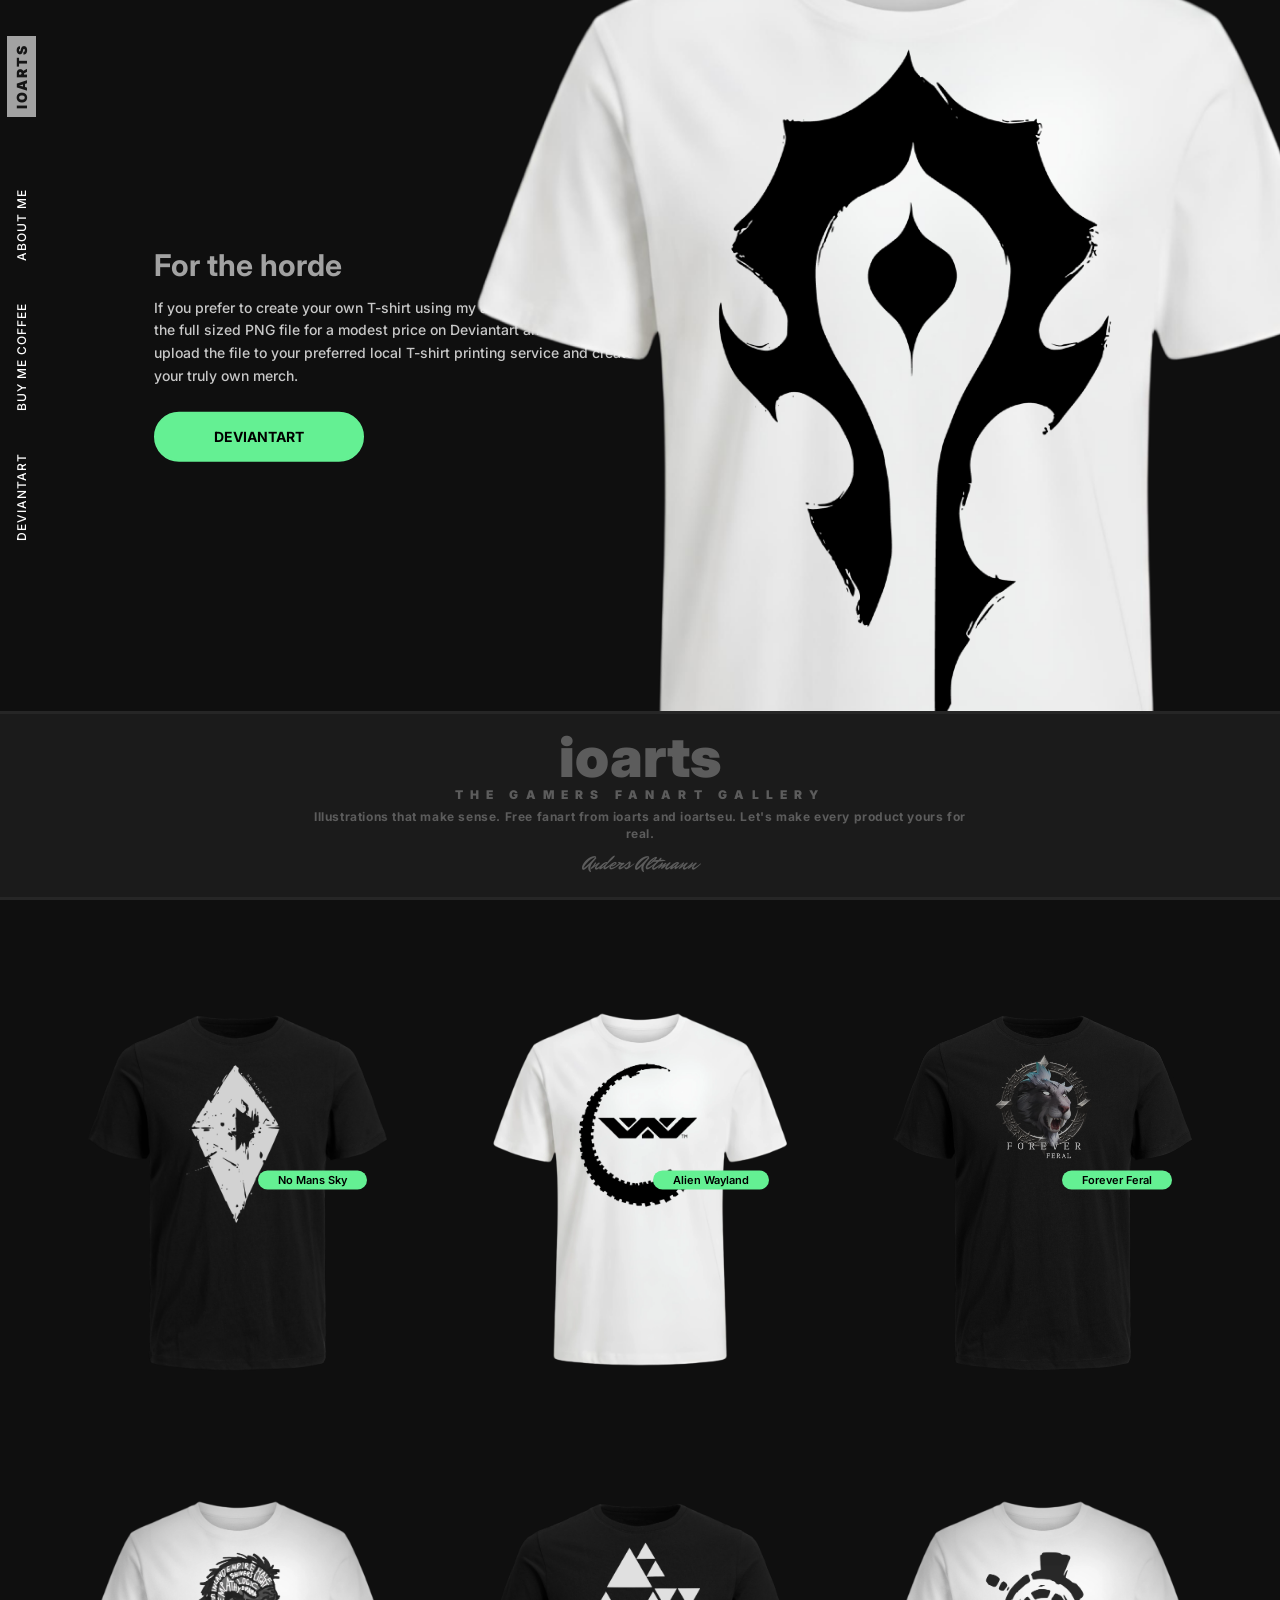
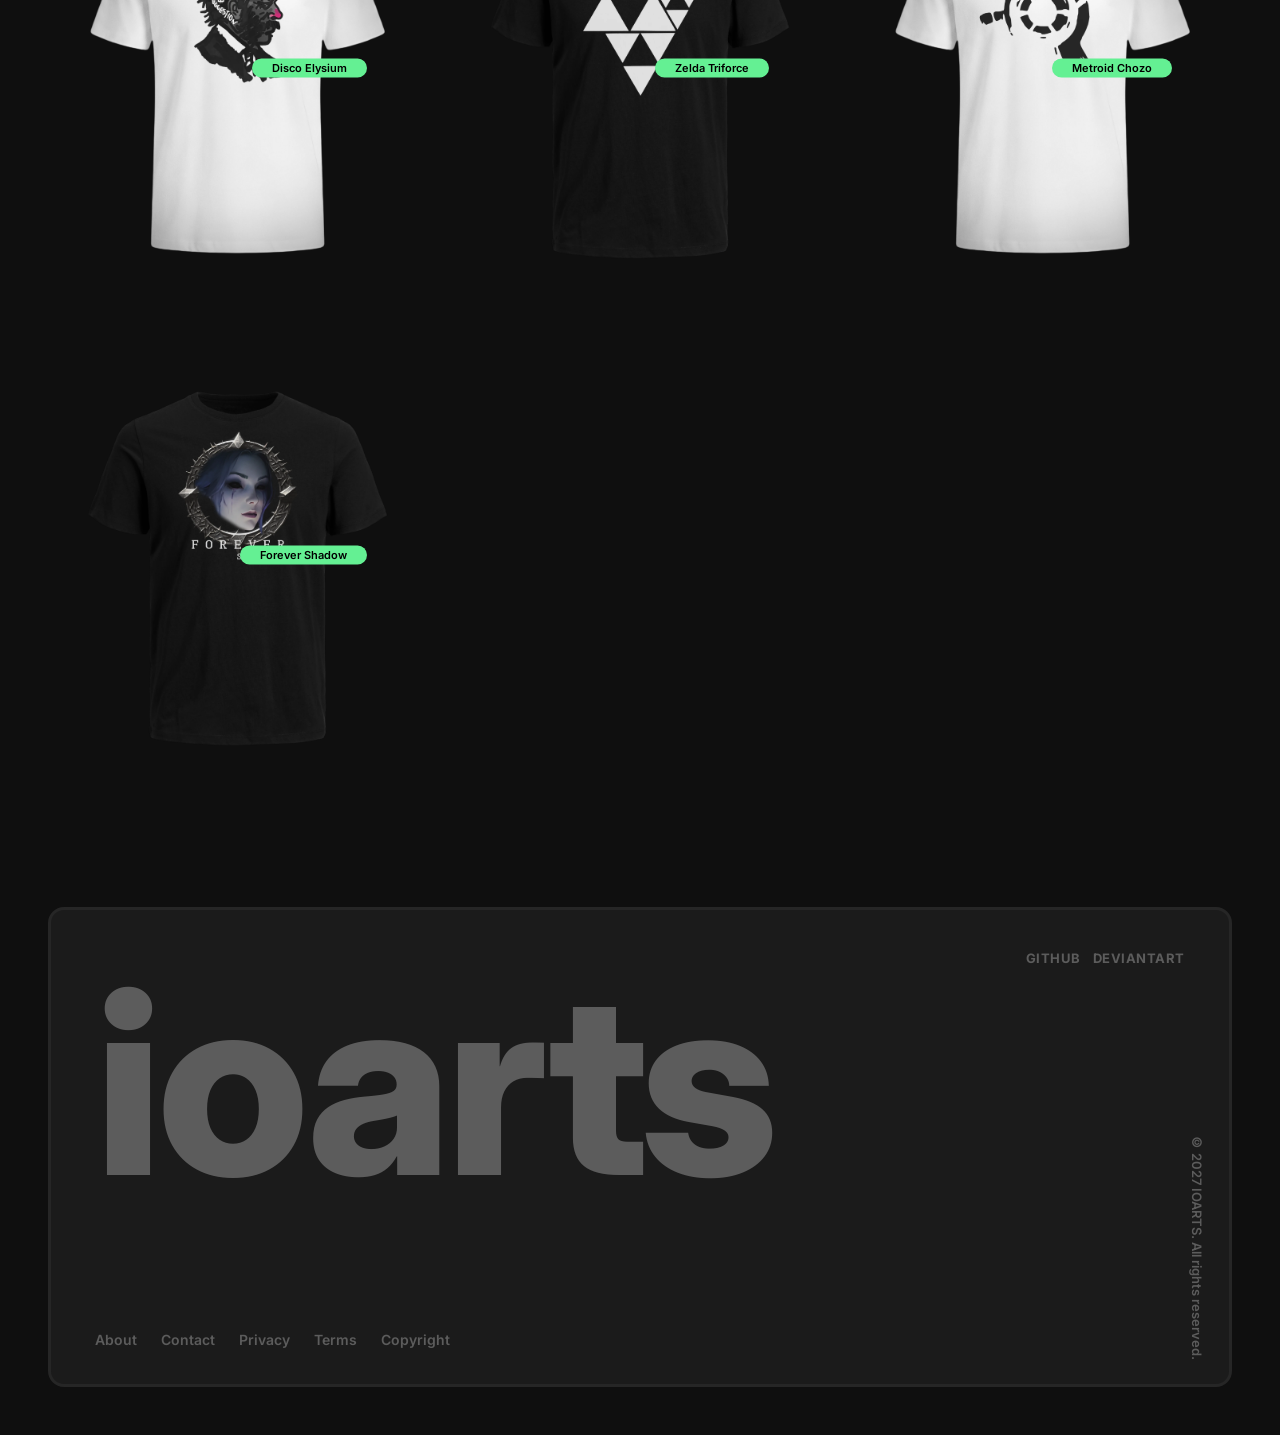
<file: index.html>
<!DOCTYPE html>
<html lang="en">
<head>
  <meta charset="UTF-8">
  <meta name="viewport" content="width=device-width, initial-scale=1.0">
  <title>IOARTS | Digital Art Games Fanart &amp; Illustration Gallery</title>
  <meta name="description" content="Discover unique digital art Games Fanart and illustrations. Official IOARTS Gallery featuring exclusive illustrated arts">
  <meta name="keywords" content="digital art, Games Fanart, illustrations, art Gallery, exclusive designs">
  <meta name="author" content="Anders Altmann">
  <meta name="creator" content="Anders Altmann">
  <meta name="publisher" content="IOARTS">
  <meta name="category" content="Digital art gallery">
  <meta property="og:type" content="website">
  <meta property="og:locale" content="en_US">
  <meta property="og:url" content="https://ioarts.website/">
  <meta property="og:site_name" content="IOARTS">
  <meta property="og:title" content="IOARTS | Digital Art Games Fanart &amp; Illustration Gallery">
  <meta property="og:description" content="Discover unique digital art Games Fanart and illustrations. Official IOARTS Gallery featuring exclusive illustrated arts">
  <meta property="og:image" content="https://ioarts.website/jnj3kgrund2vithordebe.webp">
  <meta property="og:image:type" content="image/webp">
  <meta property="og:image:width" content="1200">
  <meta property="og:image:height" content="630">
  <meta name="twitter:card" content="summary_large_image">
  <meta name="twitter:title" content="IOARTS | Digital Art Games Fanart &amp; Illustration Gallery">
  <meta name="twitter:description" content="Discover unique digital art Games Fanart and illustrations.">
  <meta name="twitter:creator" content="@ioarts">
  <link rel="canonical" href="https://ioarts.website/">
  <meta name="theme-color" content="#a2a2a2" media="(prefers-color-scheme: light)">
  <meta name="theme-color" content="#0f0f0f" media="(prefers-color-scheme: dark)">
  <script type="application/ld+json">
  {
    "@context": "https://schema.org",
    "@graph": [
      {
        "@type": "Organization",
        "name": "IOARTS",
        "url": "https://ioarts.website/"
      },
      {
        "@type": "WebSite",
        "name": "IOARTS",
        "url": "https://ioarts.website/"
      }
    ]
  }
  </script>
  <link rel="icon" type="image/png" sizes="32x32" href="favicon-32x32.png">
  <link rel="icon" type="image/png" sizes="192x192" href="favicon.png">
  <link rel="apple-touch-icon" href="apple-touch-icon.png">
  <link rel="manifest" href="manifest.json">
  <link rel="stylesheet" href="shared.css">
  <link rel="stylesheet" href="home.css">
</head>
<body>
  <nav class="vertical-menu">
    <a href="index.html" class="vertical-menu__brand" title="IOARTS Home">Ioarts</a>
    <div class="vertical-menu__links">
      <a href="about-me.html" title="About Me">About Me</a>
      <a href="https://buymeacoffee.com/ioartseu" target="_blank" rel="noopener noreferrer" title="Buy me coffee">Buy me coffee</a>
      <a href="https://www.deviantart.com/ioartseu" target="_blank" rel="noopener noreferrer" title="DeviantArt">Deviantart</a>
    </div>
  </nav>

  <section class="hero">
    <div class="hero__bg">
      <img src="jnj3kgrund2vithordebe.webp" alt="For the Horde - Digital art illustration by IOARTS" class="hero__backdrop">
    </div>
    <div class="hero__side">
      <h1 class="hero__title">For the horde</h1>
      <p class="hero__desc">If you prefer to create your own T-shirt using my artwork, you can download the full sized PNG file for a modest price on Deviantart and then simply upload the file to your preferred local T-shirt printing service and create your truly own merch.</p>
      <a href="https://www.deviantart.com/ioartseu" class="hero__btn" target="_blank" rel="noopener noreferrer">Deviantart</a>
    </div>
    <footer class="hero__footer">
      <p class="hero__brand">ioarts</p>
      <h2 class="hero__sub">THE GAMERS FANART GALLERY</h2>
      <p class="hero__blurb">Illustrations that make sense. Free fanart from ioarts and ioartseu. Let's make every product yours for real.</p>
      <p class="hero__author">Anders Altmann</p>
    </footer>
  </section>

  <main class="gallery" aria-label="Image gallery">
    <div class="gallery__item">
      <a href="https://www.deviantart.com/ioartseu" class="card__link" target="_blank" rel="noopener noreferrer">
        <figure class="card" data-alt="No Mans Sky" data-image="jnj3kgrund2nnomannysvaty80.webp">
          <img src="jnj3kgrund2nnomannysvaty80.webp" alt="No Mans Sky" class="card__image">
        </figure>
      </a>
    </div>
    <div class="gallery__item">
      <a href="https://www.deviantart.com/ioartseu" class="card__link" target="_blank" rel="noopener noreferrer">
        <figure class="card" data-alt="Alien Wayland" data-image="jnj3kgrund2vitalien2 (1).webp">
          <img src="jnj3kgrund2vitalien2 (1).webp" alt="Alien Wayland" class="card__image">
        </figure>
      </a>
    </div>
        <div class="gallery__item">
      <a href="https://www.deviantart.com/ioartseu" class="card__link" target="_blank" rel="noopener noreferrer">
        <figure class="card" data-alt="Forever Feral" data-image="feralforevertshirt.webp">
          <img src="feralforevertshirt.webp" alt="Forever Feral" class="card__image">
        </figure>
      </a>
    </div>
    <div class="gallery__item">
      <a href="https://www.deviantart.com/ioartseu" class="card__link" target="_blank" rel="noopener noreferrer">
        <figure class="card" data-alt="Disco Elysium" data-image="Discoalysumt-shirtwhite90.webp">
          <img src="Discoalysumt-shirtwhite90.webp" alt="Disco Elysium" class="card__image">
        </figure>
      </a>
    </div>
   <div class="gallery__item">
      <a href="https://www.deviantart.com/ioartseu" class="card__link" target="_blank" rel="noopener noreferrer">
        <figure class="card" data-alt="Zelda Triforce" data-image="jnj3kgrundzeldathsirt862 (1).webp">
          <img src="jnj3kgrundzeldathsirt862 (1).webp" alt="Zelda Triforce" class="card__image">
        </figure>
      </a>
    </div>
       <div class="gallery__item">
      <a href="https://www.deviantart.com/ioartseu" class="card__link" target="_blank" rel="noopener noreferrer">
        <figure class="card" data-alt="Metroid Chozo" data-image="metroidwebp1900.webp">
          <img src="metroidwebp1900.webp" alt="Metroid Chozo" class="card__image">
        </figure>
      </a>
    </div>
           <div class="gallery__item">
      <a href="https://www.deviantart.com/ioartseu" class="card__link" target="_blank" rel="noopener noreferrer">
        <figure class="card" data-alt="Forever Shadow">
          <img src="Forevershadow1900.webp" alt="Forever Shadow" class="card__image">
        </figure>
      </a>
    </div>
  </main>

  <div data-site-footer></div>
  
  <footer class="ioarts-footer">
    <div class="ioarts-footer__brand">ioarts</div>
    <div class="ioarts-footer__social">
      <a href="https://github.com/ioarts-code" target="_blank" rel="noopener noreferrer">GitHub</a>
      <a href="https://www.deviantart.com/ioartseu" target="_blank" rel="noopener noreferrer">DeviantArt</a>
    </div>
    <div class="ioarts-footer__links">
      <a href="about-me.html">About</a>
      <a href="contact.html">Contact</a>
      <a href="privacy-policy.html">Privacy</a>
      <a href="terms-of-sale.html">Terms</a>
      <a href="copyright-attribution.html">Copyright</a>
    </div>
    <div class="ioarts-footer__copyright">&copy; 2027 IOARTS. All rights reserved.</div>
  </footer>
</file>
<file: shared.css>
/* =============================================
   IOARTS — Shared styles  |  shared.css
   Side menu + footer used on every page.
   Markup is injected by shared.js. Load this
   BEFORE the page stylesheet so pages can override.
   ============================================= */

@import url('https://fonts.googleapis.com/css2?family=Inter:wght@500;900&display=swap');

/* ── Vertical side menu ── */
.vertical-menu {
  position: fixed;
  top: 0;
  left: 0;
  z-index: 20;
  display: flex;
  flex-direction: column;
  align-items: center;
  gap: 72px;
  width: 42px;
  height: 100vh;
  padding: 36px 0 28px;
  color: #fff;
}

.vertical-menu a {
  color: #fff;
  font-family: 'Inter', sans-serif;
  font-size: 12px;
  font-weight: 500;
  letter-spacing: 1px;
  text-decoration: none;
  text-transform: uppercase;
  white-space: nowrap;
  writing-mode: vertical-rl;
  transform: rotate(180deg);
}

.vertical-menu__title {
  margin: 0;
  font-size: inherit;
  line-height: 1;
}

.vertical-menu .vertical-menu__brand {
  display: inline-block;
  padding: 8px 6px;
  border-radius: 0;
  background: #a2a2a2;
  color: #151515;
  font-size: 14px;
  font-weight: 900;
  letter-spacing: 2px;
}

.vertical-menu .vertical-menu__brand:hover {
  color: #151515;
  background: #fff;
}

.vertical-menu__links {
  display: flex;
  flex: 1;
  flex-direction: column;
  align-items: center;
  gap: 42px;
  justify-content: flex-start;
}

.vertical-menu__panel {
  display: contents;
}

.vertical-menu__toggle {
  display: none;
}

.vertical-menu a:hover {
  color: #74d5ff;
}

/* ── Footer ── */
.ioarts-footer {
  position: relative;
  min-height: 480px;
  margin: 48px;
  padding: 44px;
  overflow: hidden;
  background: #1b1b1b;
  border: 3px solid #262626;
  border-radius: 16px;
  box-sizing: border-box;
  color: #5c5c5c;
}

.ioarts-footer__brand {
  position: relative;
  z-index: 1;
  color: #5c5c5c;
  font-size: clamp(100px, 20vw, 260px);
  font-weight: 800;
  line-height: 1;
  letter-spacing: -0.02em;
  user-select: none;
}

.ioarts-footer__social {
  position: absolute;
  top: 40px;
  right: 44px;
  z-index: 3;
  display: flex;
  align-items: center;
  gap: 12px;
  width: auto;
}

.ioarts-footer__social a {
  display: inline-flex;
  align-items: center;
  justify-content: center;
  background: transparent;
  border: none;
  padding: 0;
  color: #5c5c5c;
  font-size: 13px;
  font-weight: 700;
  letter-spacing: 0.04em;
  text-transform: uppercase;
  text-decoration: none;
  white-space: nowrap;
  transition: color 0.2s ease, transform 0.2s ease;
}

.ioarts-footer__social a:hover,
.ioarts-footer__social a:focus-visible {
  background: transparent;
  color: #5c5c5c;
  border: none;
  transform: translateY(-1px);
}

.ioarts-footer__links {
  position: absolute;
  bottom: 36px;
  left: 44px;
  right: 240px;
  z-index: 3;
  display: flex;
  flex-wrap: wrap;
  gap: 24px;
  width: auto;
}

.ioarts-footer__links a {
  color: #5c5c5c;
  font-size: 14px;
  font-weight: 600;
  text-decoration: none;
  white-space: nowrap;
  transition: color 0.2s ease;
}

.ioarts-footer__links a:hover,
.ioarts-footer__links a:focus-visible {
  color: #ffffff;
}

.ioarts-footer__copyright {
  position: absolute;
  top: auto;
  right: 24px;
  bottom: 24px;
  z-index: 3;
  font-size: 13px;
  font-weight: 600;
  color: #5c5c5c;
  writing-mode: vertical-rl;
  transform: none;
}

/* ── Responsive: menu (max 720px) ── */
@media (max-width: 720px) {
  .vertical-menu {
    top: 16px;
    left: 16px;
    z-index: 100;
    width: 48px;
    height: 48px;
    gap: 0;
    padding: 0;
  }

  .vertical-menu__toggle {
    position: relative;
    z-index: 2;
    display: grid;
    width: 48px;
    height: 48px;
    padding: 0;
    place-items: center;
    border: 1px solid rgba(255, 255, 255, 0.55);
    background: rgba(15, 15, 15, 0.6);
    color: #fff;
    cursor: pointer;
  }

  .vertical-menu__toggle-lines {
    display: flex;
    flex-direction: column;
    align-items: flex-start;
    gap: 5px;
    width: 24px;
  }

  .vertical-menu__toggle-lines span {
    display: block;
    width: 24px;
    height: 2px;
    background: currentColor;
  }

  .vertical-menu__toggle-lines span:nth-child(2) { width: 15px; }
  .vertical-menu__toggle-lines span:nth-child(3) { width: 20px; }

  .vertical-menu__panel {
    position: fixed;
    z-index: 1;
    inset: 0;
    display: none;
    width: 100vw;
    height: 100vh;
    height: 100dvh;
    flex-direction: column;
    align-items: center;
    justify-content: center;
    gap: 40px;
    padding: 80px 24px 40px;
    background: rgba(15, 15, 15, 0.96);
  }

  .vertical-menu--open .vertical-menu__panel {
    display: flex;
  }

  .vertical-menu a {
    font-size: 16px;
    letter-spacing: 0.5px;
    writing-mode: horizontal-tb;
    transform: none;
  }

  .vertical-menu .vertical-menu__brand {
    padding: 10px 16px;
    font-size: clamp(48px, 14vw, 76px);
    letter-spacing: 2px;
    text-transform: lowercase;
  }

  .vertical-menu__links {
    flex: 0 1 auto;
    flex-direction: column;
    justify-content: center;
    gap: 28px;
  }
}

@media (max-width: 380px) {
  .vertical-menu { top: 12px; left: 12px; }
}

@media (prefers-reduced-motion: reduce) {
  *,
  *::before,
  *::after {
    scroll-behavior: auto !important;
    animation-duration: 0.01ms !important;
    animation-iteration-count: 1 !important;
    transition-duration: 0.01ms !important;
  }
}

/* ── Responsive: footer (max 768px) ── */
@media (max-width: 768px) {
  .ioarts-footer {
    min-height: auto;
    width: calc(100% - 48px);
    margin: 24px;
    padding: 24px;
    display: flex;
    flex-direction: column;
    gap: 18px;
    border-radius: 14px;
  }

  .ioarts-footer__brand {
    font-size: clamp(40px, 14vw, 68px);
    line-height: 0.9;
    letter-spacing: -0.02em;
    color: #5c5c5c;
    order: 1;
  }

  .ioarts-footer__social {
    position: static;
    display: flex;
    flex-wrap: wrap;
    align-items: center;
    gap: 8px 10px;
    width: 100%;
    order: 2;
  }

  .ioarts-footer__social a {
    font-size: 9.5px;
    letter-spacing: 0.05em;
  }

  .ioarts-footer__links {
    position: static;
    display: flex;
    flex-wrap: wrap;
    align-items: center;
    gap: 8px 14px;
    width: 100%;
    padding-top: 14px;
    border-top: 1px solid rgba(31, 31, 31, 0.18);
    right: auto;
    left: auto;
    order: 3;
  }

  .ioarts-footer__links a {
    font-size: 11px;
    font-weight: 600;
    color: #5c5c5c;
    white-space: nowrap;
  }

  .ioarts-footer__copyright {
    position: static;
    display: block;
    writing-mode: horizontal-tb;
    font-size: 10.5px;
    font-weight: 500;
    color: #5c5c5c;
    order: 4;
    margin-top: -6px;
  }
}

/* Match the 48px page gutter between 721px and 768px */
@media (min-width: 721px) and (max-width: 768px) {
  .ioarts-footer { width: calc(100% - 96px); margin: 24px 48px 48px; }
}
</file>
<file: home.css>
@import url("https://fonts.googleapis.com/css2?family=Inter:wght@400;500;700;900&family=Mr+Dafoe&display=swap");

/* ── Fonts ── */
@font-face {
  font-family: "Inter:Bold";
  src: url("https://static.figma.com/font/Inter_1") format("woff2");
  font-style: normal;
  font-weight: 700;
}

@font-face {
  font-family: "Inter:Medium";
  src: url("https://static.figma.com/font/Inter_1") format("woff2");
  font-style: normal;
  font-weight: 500;
}

@font-face {
  font-family: "Inter:Black";
  src: url("https://static.figma.com/font/Inter_1") format("woff2");
  font-style: normal;
  font-weight: 900;
}

@font-face {
  font-family: "Mr Dafoe:Regular";
  src: url("https://static.figma.com/font/MrDafoe-Regular_1") format("woff2");
  font-style: normal;
  font-weight: 400;
}

/* ── Reset ── */
*, *::before, *::after { box-sizing: border-box; margin: 0; padding: 0; }
body { background: #0f0f0f; color: #a2a2a2; font-family: "Inter", "Inter:Bold", sans-serif; }
img { display: block; max-width: 100%; }
button { cursor: pointer; background: none; border: none; font-family: inherit; }

/* ── Hero ── */
.hero {
  --hero-image-scale: 1.6;
  --hero-image-left: 60%;
  position: relative;
  width: 100%;
  height: 100vh;
  min-height: 720px;
  max-height: 1040px;
  overflow: hidden;
  display: flex;
  align-items: flex-start;
}

.hero__bg {
  position: absolute;
  inset: 0;
  z-index: 2;
  overflow: hidden;
  pointer-events: none;
}

.hero__backdrop {
  position: absolute;
  top: 0;
  left: var(--hero-image-left);
  width: 54%;
  height: 100%;
  max-width: none;
  object-fit: contain;
  object-position: right center;
  transform: scale(var(--hero-image-scale));
  transform-origin: right center;
  pointer-events: none;
}

/* Left info panel */
.hero__side {
  position: absolute;
  top: 50%;
  left: 0;
  transform: translateY(-50%);
  display: flex;
  flex-direction: column;
  align-items: flex-start;
  justify-content: center;
  z-index: 1;
  padding: 0 0 0 12%;
  width: min(760px, 52vw);
  max-width: none;
  margin-top: -96px;
}

.hero__title {
  font-family: "Inter:Bold", "Inter", sans-serif;
  font-weight: 700;
  font-size: 30px;
  line-height: 37.5px;
  color: #a2a2a2;
  margin-bottom: 12px;
}

.hero__desc {
  font-family: "Inter:Medium", "Inter", sans-serif;
  font-weight: 500;
  font-size: 14px;
  line-height: 22.75px;
  color: #c8c8c8;
  margin-bottom: 24px;
  max-width: 680px;
}

.hero__btn {
  display: inline-flex;
  align-items: center;
  justify-content: center;
  min-width: 210px;
  height: 50px;
  padding: 0 32px;
  border: 2.5px solid #64f093;
  border-radius: 9999px;
  background: #64f093;
  color: #000;
  font-family: 'Inter', sans-serif;
  font-weight: 700;
  font-size: 14px;
  text-transform: uppercase;
  text-decoration: none;
  cursor: pointer;
  transition: background-color 0.2s ease, color 0.2s ease, border-color 0.2s ease;
}

.hero__btn:hover,
.hero__btn:focus-visible {
  background: #fff;
  border-color: #fff;
  color: #000;
}

/* Footer overlay bar */
.hero__footer {
  position: absolute;
  bottom: 0;
  left: 0;
  right: 0;
  height: 189px;
  background: #1B1B1B;
  color: #5C5C5C;
  backdrop-filter: blur(1px);
  -webkit-backdrop-filter: blur(1px);
  border-top: 3px solid #262626;
  border-bottom: 3px solid #262626;
  display: flex;
  flex-direction: column;
  align-items: center;
  justify-content: center;
  gap: 6px;
  text-align: center;
  padding: 20px;
  z-index: 2;
  width: 100%;
  margin: 0;
}

.hero__brand {
  font-family: "Inter:Black", "Inter", sans-serif;
  font-weight: 900;
  font-size: 56px;
  line-height: 48px;
  color: #5C5C5C;
  text-transform: lowercase;
}

.hero__sub {
  font-family: "Inter:Black", "Inter", sans-serif;
  font-weight: 900;
  font-size: 12px;
  letter-spacing: 7.2px;
  text-transform: uppercase;
  color: #5C5C5C;
}

.hero__blurb {
  font-family: "Inter:Bold", "Inter", sans-serif;
  font-weight: 700;
  font-size: 12px;
  line-height: 17.4px;
  letter-spacing: 0.6px;
  color: #5C5C5C;
  max-width: 680px;
}

.hero__author {
  font-family: "Mr Dafoe:Regular", "Mr Dafoe", cursive;
  font-weight: 400;
  font-size: 20px;
  line-height: 30px;
  color: #5C5C5C;
}

.hero__footer > * {
  width: 100%;
  text-align: center;
}

/* ── Products header & filters ── */
.products-header {
  display: none;
}

.filters {
  display: none;
}

.filters__group {
  display: none;
}

.filters__row {
  display: none;
}

.filter {
  display: none;
}

.filter--active,
.filter:hover {
  display: none;
}

/* ── Gallery ── */
.products-heading {
  display: none;
}

.gallery {
  display: grid;
  grid-template-columns: repeat(3, 1fr);
  column-gap: 24px;
  row-gap: 72px;
  padding: 72px 48px 96px;
}

.load-more-container {
  display: none;
}

.load-more-container[hidden] {
  display: none;
}

.load-more-button {
  display: none;
}

.load-more-button:hover:not(:disabled) {
  display: none;
}

.load-more-button:disabled {
  display: none;
}

/* ── Gallery Item ── */
.gallery__item {
  display: flex;
  flex-direction: column;
  background: transparent;
}

/* ── Card ── */
.card {
  display: flex;
  flex-direction: column;
  background: transparent;
  width: 100%;
  aspect-ratio: 592 / 650;
  position: relative;
  overflow: hidden;
}

.card__image {
  display: block;
  width: 100%;
  flex: 1;
  object-fit: cover;
  object-position: center;
  transition: transform 0.3s ease;
}

.card__image:hover {
  transform: scale(1.08);
}

.card__link {
  display: block;
  text-decoration: none;
  cursor: pointer;
  width: 100%;
  height: 100%;
}

.card__link:hover {
  opacity: 0.95;
  transition: opacity 0.2s ease;
}

.card__image {
  display: block;
  width: 100%;
  flex: 1;
  object-fit: cover;
  object-position: center;
}

/* Image badge with alt text */
.card::after {
  content: attr(data-alt);
  position: absolute;
  top: 50%;
  right: 60px;
  transform: translateY(-50%);
  background: #64f093;
  color: #000000;
  padding: 4px 20px;
  font-size: 11px;
  font-weight: 600;
  line-height: 1;
  white-space: nowrap;
  border-radius: 9999px;
  z-index: 10;
  display: flex;
  align-items: center;
  justify-content: center;
  min-width: 100px;
  max-width: calc(100% - 24px);
  overflow: hidden;
  text-overflow: ellipsis;
}

/* ── Large monitors (above 24"): full-width description, larger image shifted left ── */
@media (min-width: 1921px) {
  .hero { --hero-image-scale: 1.9; --hero-image-left: 55%; }
  .hero__side { width: 100%; padding: 0 12%; }
  .hero__desc { max-width: 600px; }
}

/* ── Tablet / small laptop: title box below image ── */
@media (min-width: 721px) and (max-width: 1199px) {
  .gallery { grid-template-columns: repeat(2, 1fr); }
}

/* ── Hide mobile menu controls for static menu ── */
@media (max-width: 720px) {
  .vertical-menu { display: none; }
}
@media (max-width: 720px) {
  body { min-width: 0; overflow-x: hidden; margin-left: 0; }
  .hero { --hero-image-left: 50%; height: min(760px, 100svh); min-height: 620px; }
  .hero__backdrop { left: 50%; width: 72%; height: 84%; object-position: center; transform: translate(-50%, -50%) scale(var(--hero-image-scale)); transform-origin: center center; top: 50%; }
  .hero__side { display: none; }
  .hero__footer { height: 210px; padding: 18px 24px; }
  .hero__sub { max-width: 100%; font-size: 10px; letter-spacing: .25em; }
  .hero__blurb { font-size: 10px; }
  .gallery { grid-template-columns: 1fr; row-gap: 56px; padding: 56px 24px 72px; }
}
</file>
